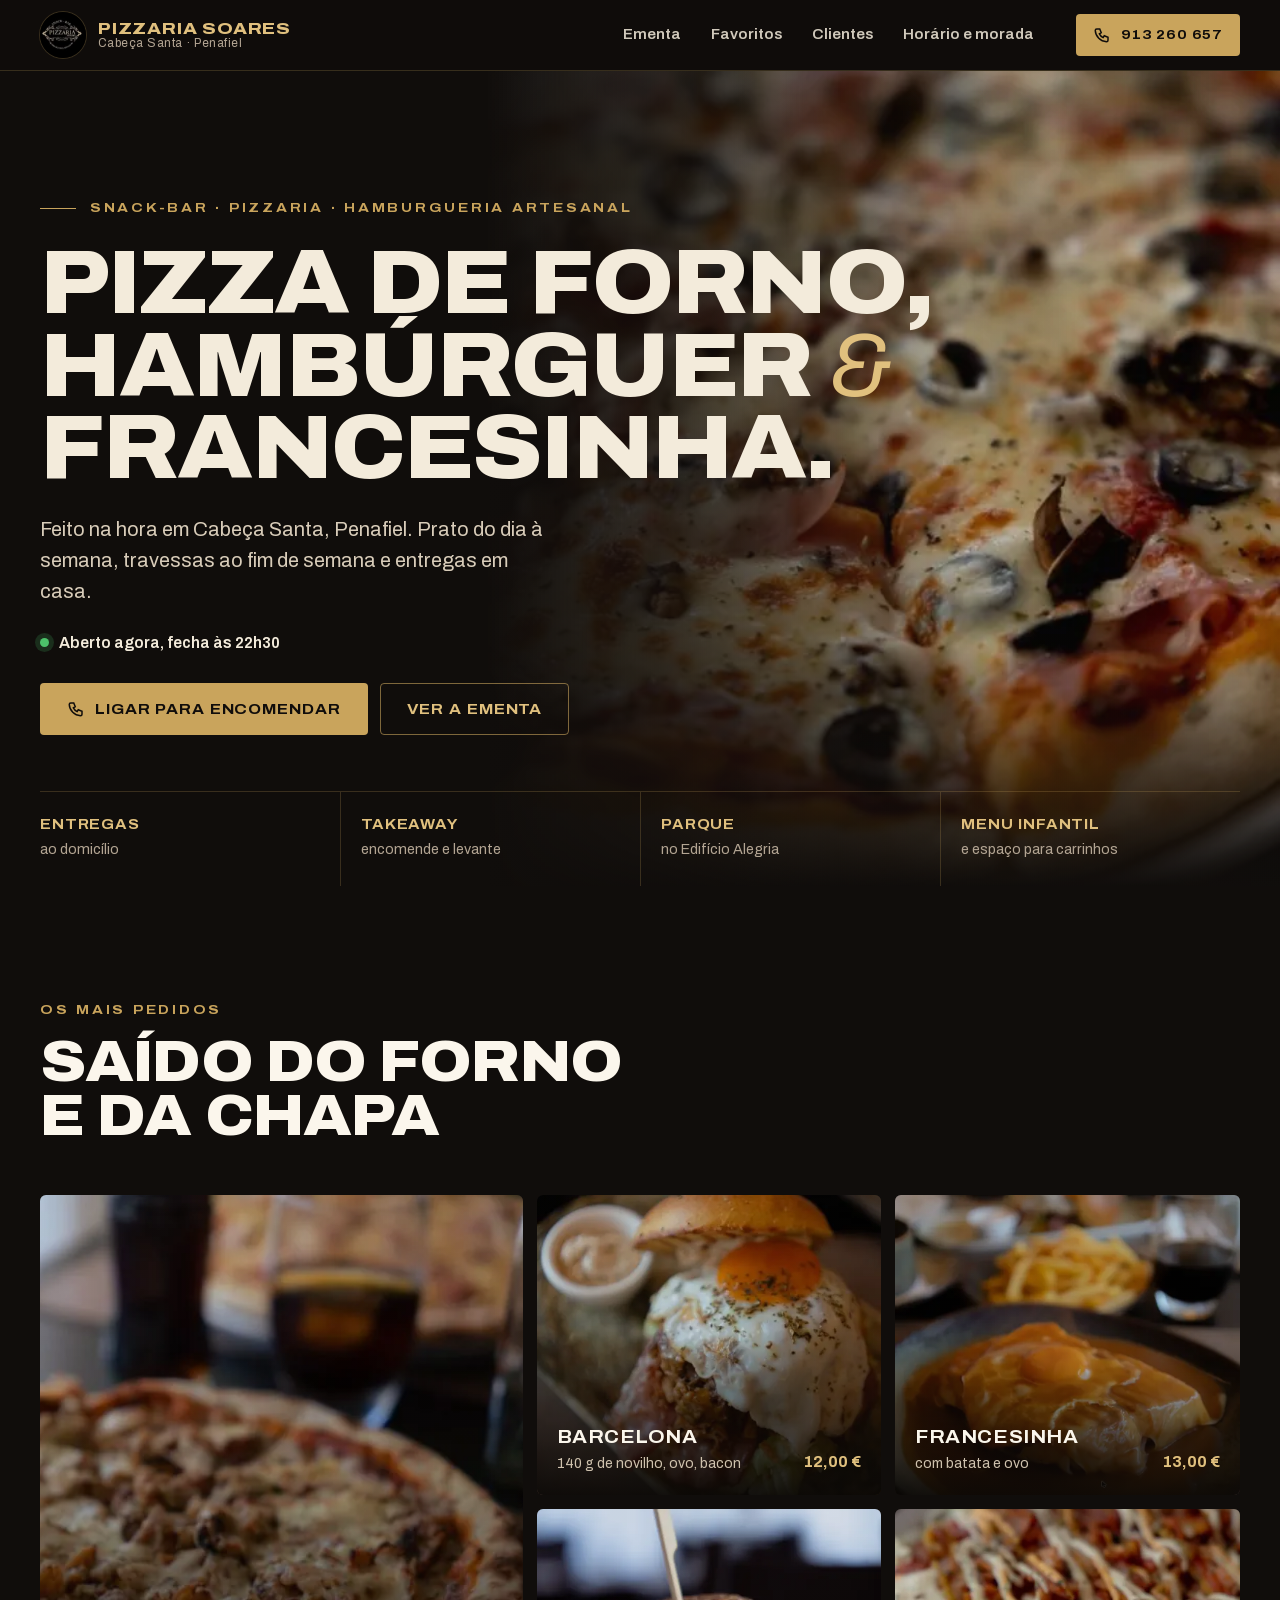
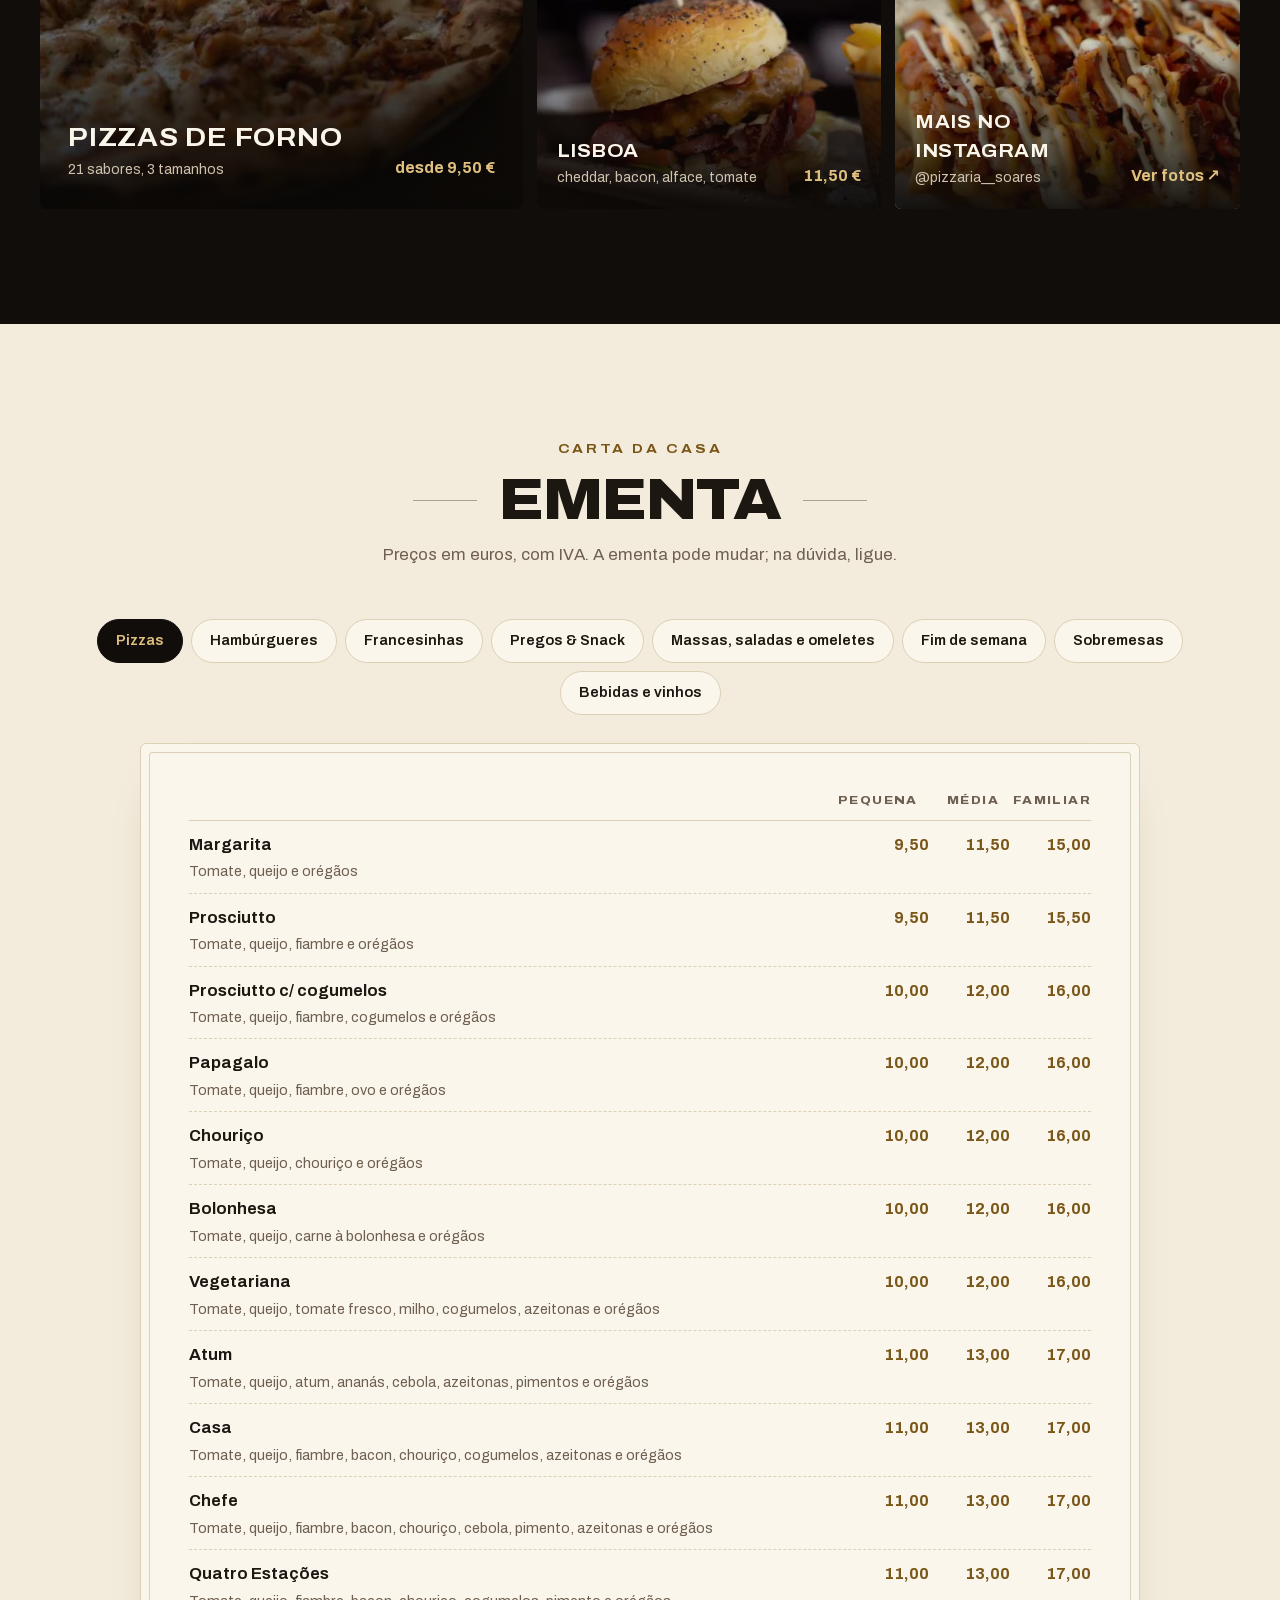
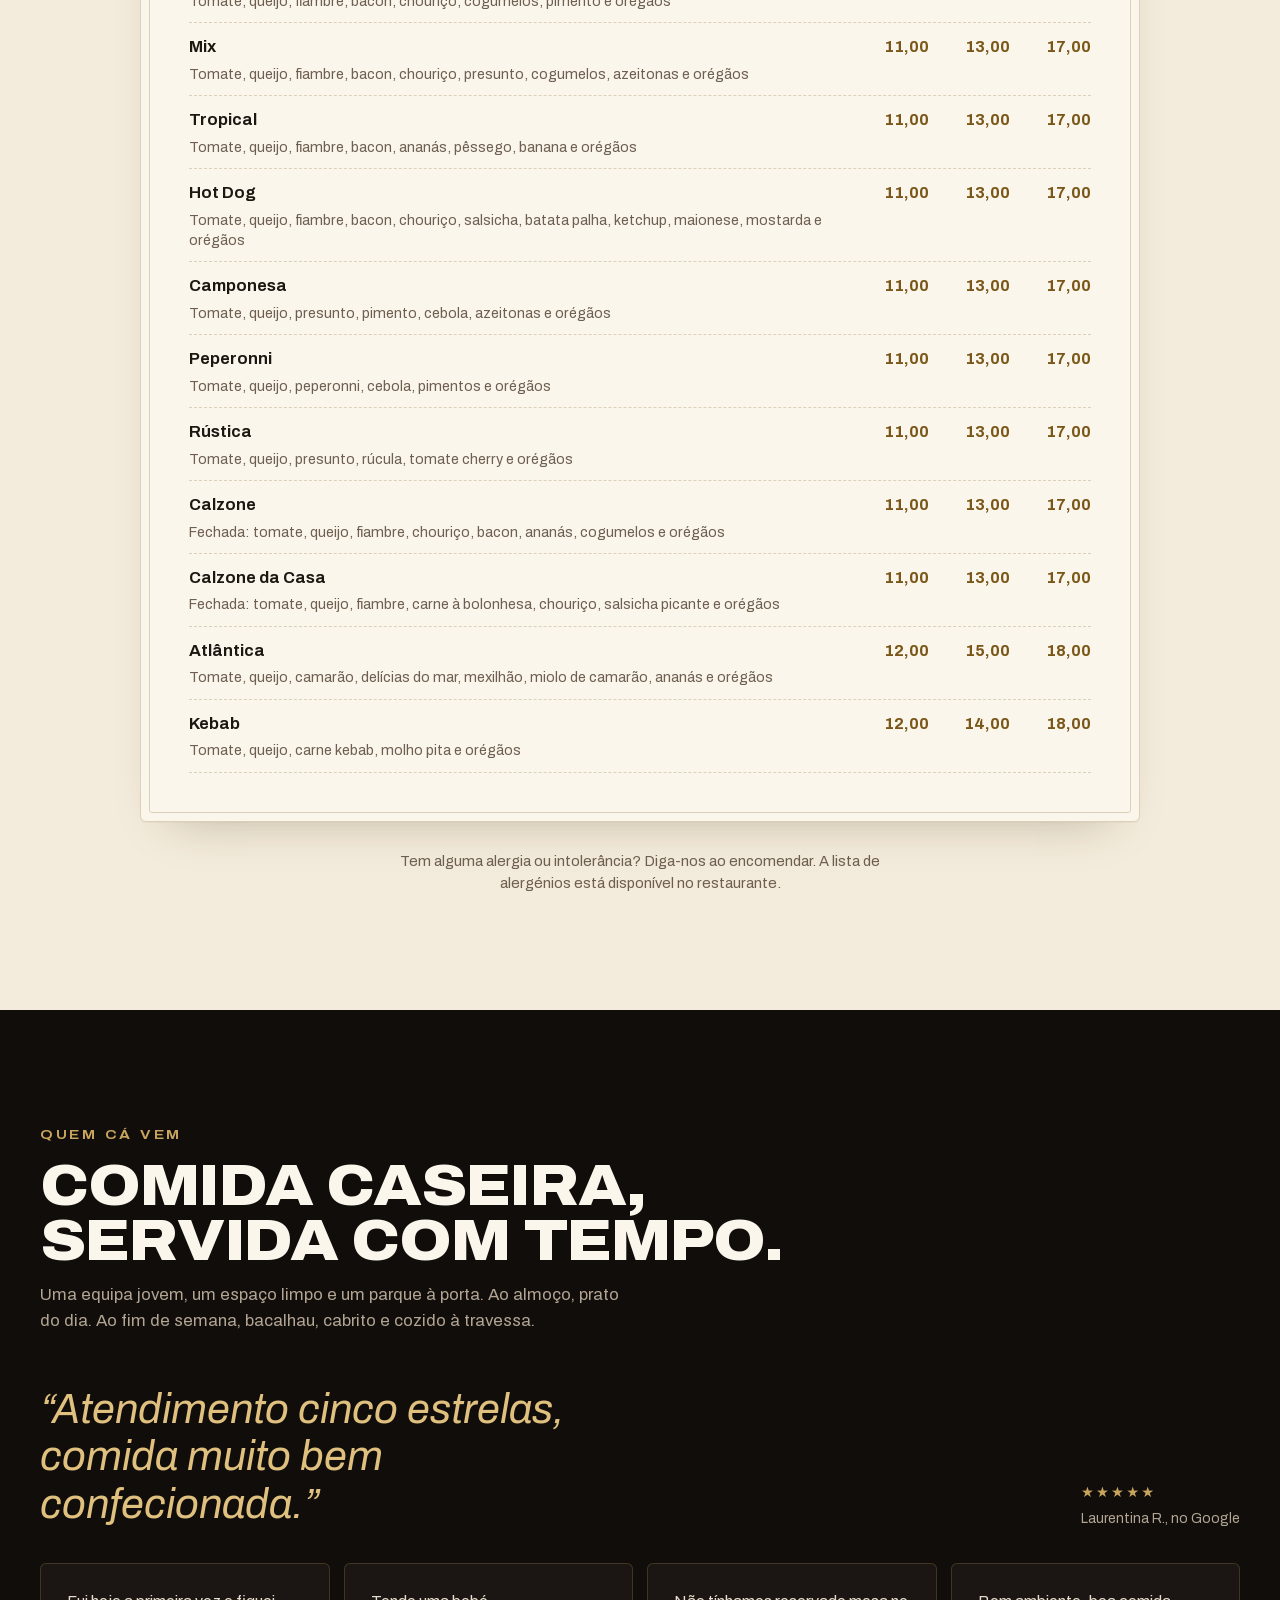
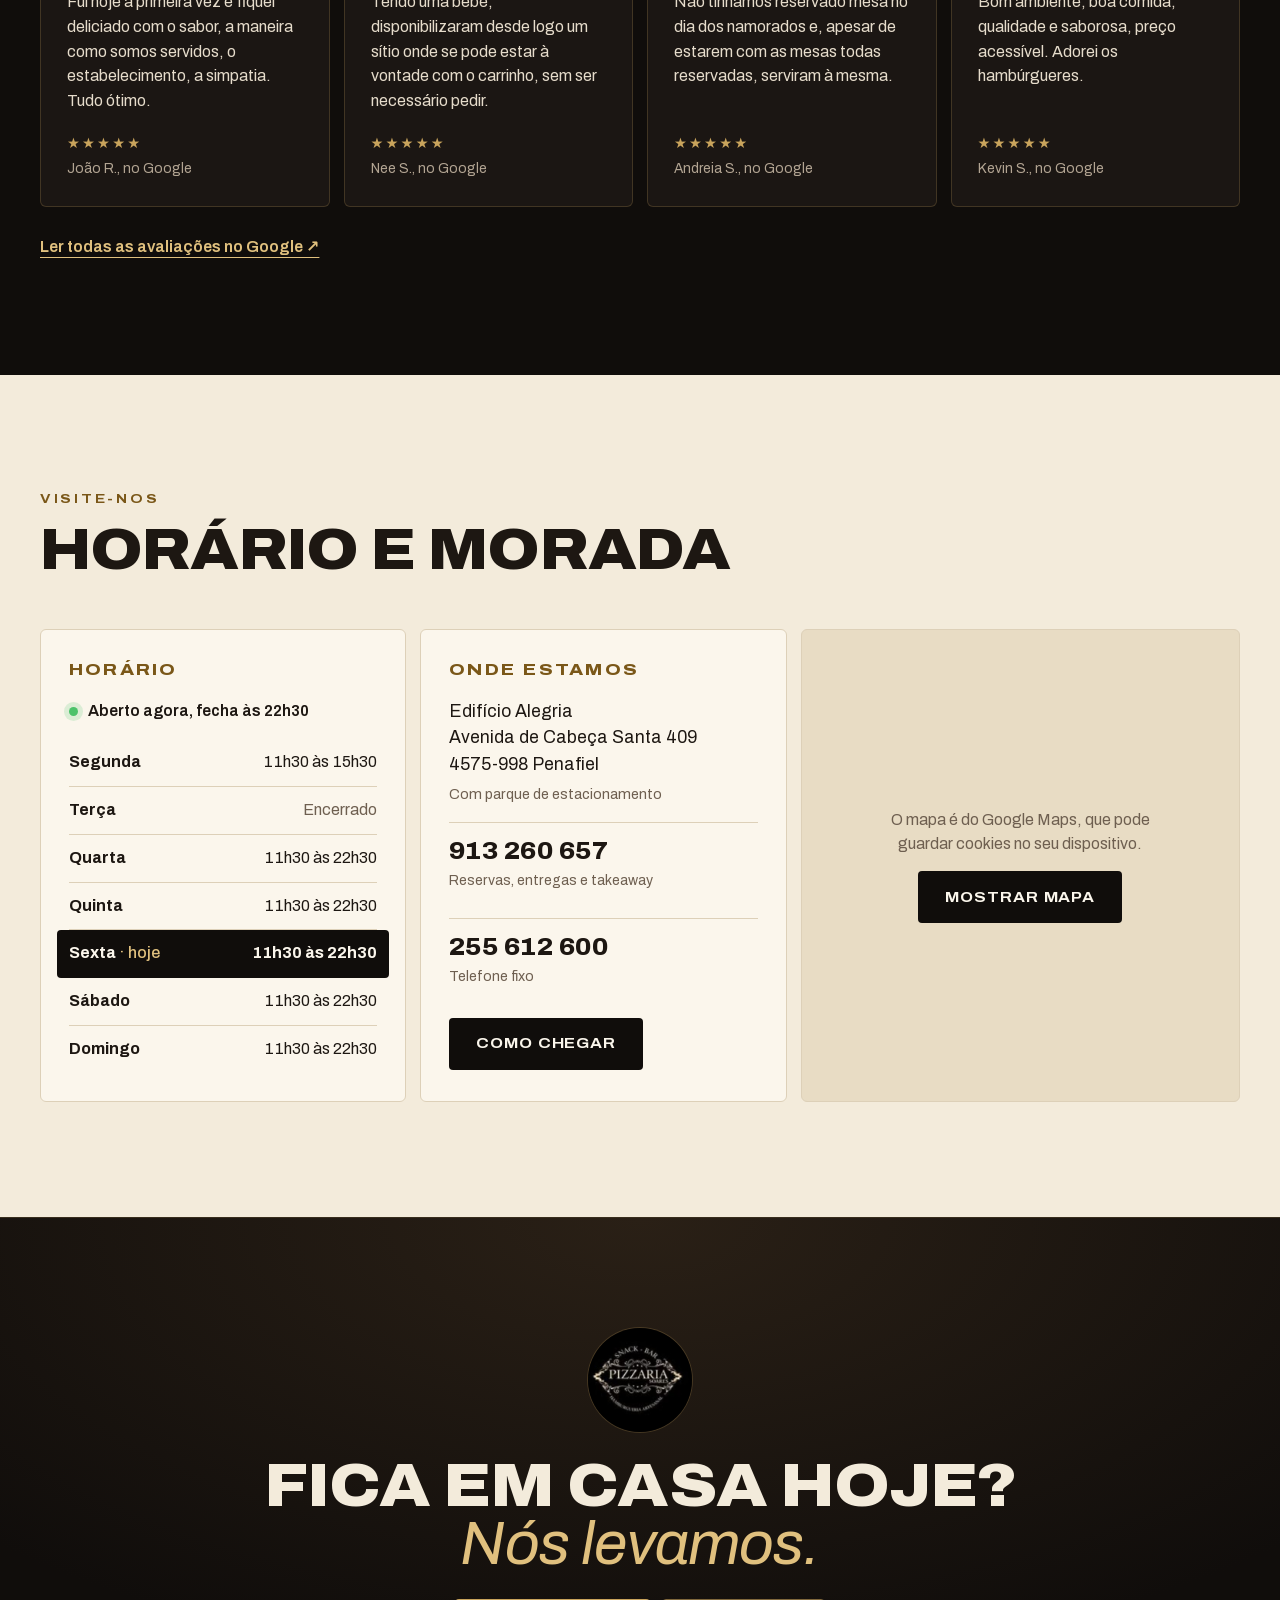
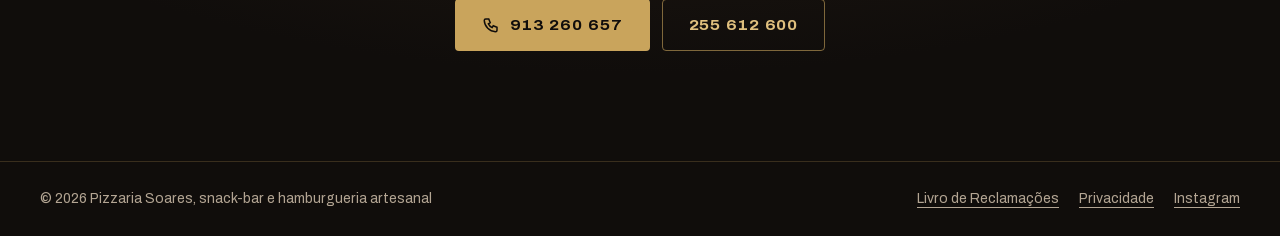
<file: index.html>
<!doctype html>
<html lang="pt-PT">
<head>
<meta charset="utf-8">
<meta name="viewport" content="width=device-width, initial-scale=1, viewport-fit=cover">
<title>Pizzaria Soares · Pizzas, hambúrgueres e francesinhas em Penafiel</title>
<meta name="description" content="Pizzaria, snack-bar e hamburgueria artesanal em Cabeça Santa, Penafiel. Pizzas de forno, hambúrgueres, francesinhas e prato do dia. Entregas ao domicílio e takeaway: 913 260 657.">
<link rel="canonical" href="https://jferreiradev93.github.io/pizzaria-soares/">
<meta name="theme-color" content="#100d0b">
<meta property="og:type" content="restaurant">
<meta property="og:locale" content="pt_PT">
<meta property="og:site_name" content="Pizzaria Soares">
<meta property="og:title" content="Pizzaria Soares · Cabeça Santa, Penafiel">
<meta property="og:description" content="Pizzas de forno, hambúrgueres artesanais e francesinhas. Entregas ao domicílio e takeaway.">
<meta property="og:url" content="https://jferreiradev93.github.io/pizzaria-soares/">
<meta property="og:image" content="https://jferreiradev93.github.io/pizzaria-soares/img/og.jpg">
<meta property="og:image:width" content="1200"><meta property="og:image:height" content="630">
<meta name="twitter:card" content="summary_large_image">
<link rel="icon" type="image/png" href="favicon.png">
<link rel="apple-touch-icon" href="apple-touch-icon.png">
<link rel="manifest" href="site.webmanifest">
<link rel="preload" href="fonts/archivo-normal.woff2" as="font" type="font/woff2" crossorigin>
<link rel="stylesheet" href="css/style.css">
<script type="application/ld+json">
{
  "@context": "https://schema.org",
  "@type": "Restaurant",
  "name": "Pizzaria Soares",
  "alternateName": "Snack-Bar Pizzaria Soares · Hamburgueria Artesanal",
  "url": "https://jferreiradev93.github.io/pizzaria-soares/",
  "image": "https://jferreiradev93.github.io/pizzaria-soares/img/og.jpg",
  "logo": "https://jferreiradev93.github.io/pizzaria-soares/icon-512.png",
  "telephone": ["+351913260657", "+351255612600"],
  "servesCuisine": ["Pizza", "Hambúrgueres", "Francesinha", "Portuguesa"],
  "priceRange": "€",
  "acceptsReservations": true,
  "hasMenu": "https://jferreiradev93.github.io/pizzaria-soares/#ementa",
  "address": {
    "@type": "PostalAddress",
    "streetAddress": "Avenida de Cabeça Santa 409, Edifício Alegria",
    "addressLocality": "Penafiel",
    "postalCode": "4575-998",
    "addressRegion": "Porto",
    "addressCountry": "PT"
  },
  "openingHoursSpecification": [
    {"@type": "OpeningHoursSpecification", "dayOfWeek": "Monday", "opens": "11:30", "closes": "15:30"},
    {"@type": "OpeningHoursSpecification", "dayOfWeek": ["Wednesday", "Thursday", "Friday", "Saturday", "Sunday"], "opens": "11:30", "closes": "22:30"}
  ],
  "sameAs": ["https://www.instagram.com/pizzaria__soares/"]
}
</script>
</head>
<body>
<a class="skip" href="#ementa">Saltar para a ementa</a>
<header class="top">
  <div class="wrap">
    <a class="brand" href="#inicio"><img src="img/logo.jpg" alt="" width="44" height="44"><span><b>Pizzaria Soares</b><small>Cabeça Santa · Penafiel</small></span></a>
    <nav class="links" id="navLinks" aria-label="Secções">
      <a href="#ementa">Ementa</a><a href="#favoritos">Favoritos</a><a href="#clientes">Clientes</a><a href="#visitar">Horário e morada</a>
    </nav>
    <a class="btn btn-gold btn-sm" href="tel:+351913260657" aria-label="Ligar 913 260 657"><svg viewBox="0 0 24 24" fill="none" stroke="currentColor" stroke-width="2" aria-hidden="true"><path d="M5 4h4l2 5-2.5 1.5a11 11 0 0 0 5 5L15 13l5 2v4a2 2 0 0 1-2 2A16 16 0 0 1 3 6a2 2 0 0 1 2-2"/></svg><span>913 260 657</span></a>
    <button class="menu-btn" id="menuBtn" type="button" aria-expanded="false" aria-controls="navLinks" aria-label="Abrir menu"><svg viewBox="0 0 24 24" fill="none" stroke="currentColor" stroke-width="2" aria-hidden="true"><path d="M4 7h16M4 12h16M4 17h16"/></svg></button>
  </div>
</header>

<main id="inicio" tabindex="-1">
  <section class="hero">
    <picture class="hero-bg"><source srcset="img/pizza-hero.webp" type="image/webp"><img src="img/pizza-hero.jpg" alt="" width="591" height="740" fetchpriority="high"></picture>
    <div class="wrap hero-in">
      <p class="kicker">Snack-bar · Pizzaria · Hamburgueria artesanal</p>
      <h1>Pizza de forno,<br>hambúrguer <em>&amp;</em><br>francesinha.</h1>
      <p class="lead">Feito na hora em Cabeça Santa, Penafiel. Prato do dia à semana, travessas ao fim de semana e entregas em casa.</p>
      <p class="status" data-status hidden></p>
      <div class="actions">
        <a class="btn btn-gold" href="tel:+351913260657"><svg viewBox="0 0 24 24" fill="none" stroke="currentColor" stroke-width="2" aria-hidden="true"><path d="M5 4h4l2 5-2.5 1.5a11 11 0 0 0 5 5L15 13l5 2v4a2 2 0 0 1-2 2A16 16 0 0 1 3 6a2 2 0 0 1 2-2"/></svg>Ligar para encomendar</a>
        <a class="btn btn-line" href="#ementa">Ver a ementa</a>
      </div>
    </div>
    <ul class="wrap facts" aria-label="Serviços">
      <li><b>Entregas</b><span>ao domicílio</span></li>
      <li><b>Takeaway</b><span>encomende e levante</span></li>
      <li><b>Parque</b><span>no Edifício Alegria</span></li>
      <li><b>Menu infantil</b><span>e espaço para carrinhos</span></li>
    </ul>
  </section>

  <section class="sec dark" id="favoritos" aria-labelledby="fav-title">
    <div class="wrap">
      <div class="sec-head">
        <p class="eyebrow">Os mais pedidos</p>
        <h2 class="sec-title" id="fav-title">Saído do forno e da chapa</h2>
      </div>
      <div class="favs">
        <a class="fav fav-big" href="#ementa" data-cat="Pizzas"><picture><source srcset="img/pizza-frango.webp" type="image/webp"><img src="img/pizza-frango.jpg" alt="Pizza de forno com borda alta" width="473" height="592" loading="lazy"></picture><span class="cap"><b>Pizzas de forno</b><i>21 sabores, 3 tamanhos</i><em>desde 9,50 €</em></span></a>
        <a class="fav" href="#ementa" data-cat="Hambúrgueres"><picture><source srcset="img/burger-ovo.webp" type="image/webp"><img src="img/burger-ovo.jpg" alt="Hambúrguer Barcelona com ovo estrelado e bacon" width="473" height="540" loading="lazy"></picture><span class="cap"><b>Barcelona</b><i>140 g de novilho, ovo, bacon</i><em>12,00 €</em></span></a>
        <a class="fav" href="#ementa" data-cat="Francesinhas"><picture><source srcset="img/francesinha.webp" type="image/webp"><img src="img/francesinha.jpg" alt="Francesinha com ovo, molho e batata frita" width="490" height="613" loading="lazy"></picture><span class="cap"><b>Francesinha</b><i>com batata e ovo</i><em>13,00 €</em></span></a>
        <a class="fav" href="#ementa" data-cat="Hambúrgueres"><picture><source srcset="img/burger.webp" type="image/webp"><img src="img/burger.jpg" alt="Hambúrguer Lisboa com cheddar, bacon e tomate" width="490" height="613" loading="lazy"></picture><span class="cap"><b>Lisboa</b><i>cheddar, bacon, alface, tomate</i><em>11,50 €</em></span></a>
        <a class="fav" href="https://www.instagram.com/pizzaria__soares/" target="_blank" rel="noopener"><picture><source srcset="img/batatas.webp" type="image/webp"><img src="img/batatas.jpg" alt="Batata frita com bacon, queijo e molhos" width="473" height="592" loading="lazy"></picture><span class="cap"><b>Mais no Instagram</b><i>@pizzaria__soares</i><em>Ver fotos ↗</em></span></a>
      </div>
    </div>
  </section>

  <section class="sec paper" id="ementa" aria-labelledby="menu-title">
    <div class="wrap">
      <div class="sec-head center">
        <p class="eyebrow">Carta da casa</p>
        <h2 class="sec-title orn" id="menu-title">Ementa</h2>
        <p class="sec-sub">Preços em euros, com IVA. A ementa pode mudar; na dúvida, ligue.</p>
      </div>
      <div class="tabs" role="tablist" aria-label="Categorias da ementa" id="tabs"></div>
      <div class="board" id="board" role="tabpanel" tabindex="0"></div>
      <noscript><p>Para ver a ementa ative o JavaScript ou ligue 913 260 657.</p></noscript>
      <p class="menu-foot">Tem alguma alergia ou intolerância? Diga-nos ao encomendar. A lista de alergénios está disponível no restaurante.</p>
    </div>
  </section>

  <section class="sec dark voices" id="clientes" aria-labelledby="clientes-title">
    <div class="wrap">
      <div class="sec-head">
        <p class="eyebrow">Quem cá vem</p>
        <h2 class="sec-title" id="clientes-title">Comida caseira, servida com tempo.</h2>
        <p class="sec-sub">Uma equipa jovem, um espaço limpo e um parque à porta. Ao almoço, prato do dia. Ao fim de semana, bacalhau, cabrito e cozido à travessa.</p>
        <!-- TODO: quando houver os dados do Google, acrescentar aqui a média e o nº de avaliações -->
      </div>
      <div class="quotes">
        <blockquote class="quote big-q"><p>Atendimento cinco estrelas, comida muito bem confecionada.</p><footer><span class="stars" aria-label="5 de 5 estrelas">★★★★★</span>Laurentina R., no Google</footer></blockquote>
        <blockquote class="quote"><p>Fui hoje a primeira vez e fiquei deliciado com o sabor, a maneira como somos servidos, o estabelecimento, a simpatia. Tudo ótimo.</p><footer><span class="stars" aria-label="5 de 5 estrelas">★★★★★</span>João R., no Google</footer></blockquote>
        <blockquote class="quote"><p>Tendo uma bebé, disponibilizaram desde logo um sítio onde se pode estar à vontade com o carrinho, sem ser necessário pedir.</p><footer><span class="stars" aria-label="5 de 5 estrelas">★★★★★</span>Nee S., no Google</footer></blockquote>
        <blockquote class="quote"><p>Não tínhamos reservado mesa no dia dos namorados e, apesar de estarem com as mesas todas reservadas, serviram à mesma.</p><footer><span class="stars" aria-label="5 de 5 estrelas">★★★★★</span>Andreia S., no Google</footer></blockquote>
        <blockquote class="quote"><p>Bom ambiente, boa comida, qualidade e saborosa, preço acessível. Adorei os hambúrgueres.</p><footer><span class="stars" aria-label="5 de 5 estrelas">★★★★★</span>Kevin S., no Google</footer></blockquote>
      </div>
      <a class="more" href="https://www.google.com/maps/search/?api=1&amp;query=Pizzaria+Soares+Cabe%C3%A7a+Santa+Penafiel" target="_blank" rel="noopener">Ler todas as avaliações no Google ↗</a>
    </div>
  </section>

  <section class="sec paper visit" id="visitar" aria-labelledby="visitar-title">
    <div class="wrap">
      <div class="sec-head">
        <p class="eyebrow">Visite-nos</p>
        <h2 class="sec-title" id="visitar-title">Horário e morada</h2>
      </div>
      <div class="visit-grid">
        <div class="card">
          <h3>Horário</h3>
          <p class="status" data-status hidden></p>
          <ul class="hours" id="hours">
            <li data-d="1"><b>Segunda</b><span class="h">11h30 às 15h30</span></li>
            <li data-d="2" class="off"><b>Terça</b><span class="h">Encerrado</span></li>
            <li data-d="3"><b>Quarta</b><span class="h">11h30 às 22h30</span></li>
            <li data-d="4"><b>Quinta</b><span class="h">11h30 às 22h30</span></li>
            <li data-d="5"><b>Sexta</b><span class="h">11h30 às 22h30</span></li>
            <li data-d="6"><b>Sábado</b><span class="h">11h30 às 22h30</span></li>
            <li data-d="0"><b>Domingo</b><span class="h">11h30 às 22h30</span></li>
          </ul>
        </div>
        <div class="card contact">
          <h3>Onde estamos</h3>
          <p class="addr">Edifício Alegria<br>Avenida de Cabeça Santa 409<br>4575-998 Penafiel<span>Com parque de estacionamento</span></p>
          <a class="tel" href="tel:+351913260657"><b>913 260 657</b><span>Reservas, entregas e takeaway</span></a>
          <a class="tel" href="tel:+351255612600"><b>255 612 600</b><span>Telefone fixo</span></a>
          <a class="btn btn-dark" href="https://www.google.com/maps/dir/?api=1&amp;destination=Pizzaria+Soares+Cabe%C3%A7a+Santa+Penafiel" target="_blank" rel="noopener">Como chegar</a>
        </div>
        <div class="map" id="map">
          <div class="map-consent">
            <p>O mapa é do Google Maps, que pode guardar cookies no seu dispositivo.</p>
            <button class="btn btn-dark" type="button" id="loadMap">Mostrar mapa</button>
          </div>
        </div>
      </div>
    </div>
  </section>

  <section class="order" aria-label="Encomendar">
    <div class="wrap">
      <img src="img/logo.jpg" alt="" width="120" height="120" loading="lazy">
      <h2>Fica em casa hoje?<br><em>Nós levamos.</em></h2>
      <div class="btns"><a class="btn btn-gold" href="tel:+351913260657"><svg viewBox="0 0 24 24" fill="none" stroke="currentColor" stroke-width="2" aria-hidden="true"><path d="M5 4h4l2 5-2.5 1.5a11 11 0 0 0 5 5L15 13l5 2v4a2 2 0 0 1-2 2A16 16 0 0 1 3 6a2 2 0 0 1 2-2"/></svg>913 260 657</a><a class="btn btn-line" href="tel:+351255612600">255 612 600</a></div>
    </div>
  </section>
</main>

<footer class="site">
  <div class="wrap">
    <span>© <span id="year">2026</span> Pizzaria Soares, snack-bar e hamburgueria artesanal<!-- TODO: NIF / denominação social --></span>
    <nav aria-label="Ligações legais"><a href="https://www.livroreclamacoes.pt" target="_blank" rel="noopener">Livro de Reclamações</a><a href="privacidade.html">Privacidade</a><a href="https://www.instagram.com/pizzaria__soares/" target="_blank" rel="noopener">Instagram</a></nav>
  </div>
</footer>

<nav class="dock" aria-label="Ações rápidas">
  <a href="tel:+351913260657" class="dock-call"><svg viewBox="0 0 24 24" fill="none" stroke="currentColor" stroke-width="2" aria-hidden="true"><path d="M5 4h4l2 5-2.5 1.5a11 11 0 0 0 5 5L15 13l5 2v4a2 2 0 0 1-2 2A16 16 0 0 1 3 6a2 2 0 0 1 2-2"/></svg>Ligar</a>
  <a href="#ementa"><svg viewBox="0 0 24 24" fill="none" stroke="currentColor" stroke-width="2" aria-hidden="true"><path d="M5 4h14v16H5zM9 9h6M9 13h6M9 17h3"/></svg>Ementa</a>
  <a href="https://www.google.com/maps/dir/?api=1&amp;destination=Pizzaria+Soares+Cabe%C3%A7a+Santa+Penafiel" target="_blank" rel="noopener"><svg viewBox="0 0 24 24" fill="none" stroke="currentColor" stroke-width="2" aria-hidden="true"><path d="M12 21s-7-6.2-7-11a7 7 0 0 1 14 0c0 4.8-7 11-7 11z"/><circle cx="12" cy="10" r="2.5"/></svg>Direções</a>
</nav>
<script src="js/main.js" defer></script>
</body>
</html>
</file>
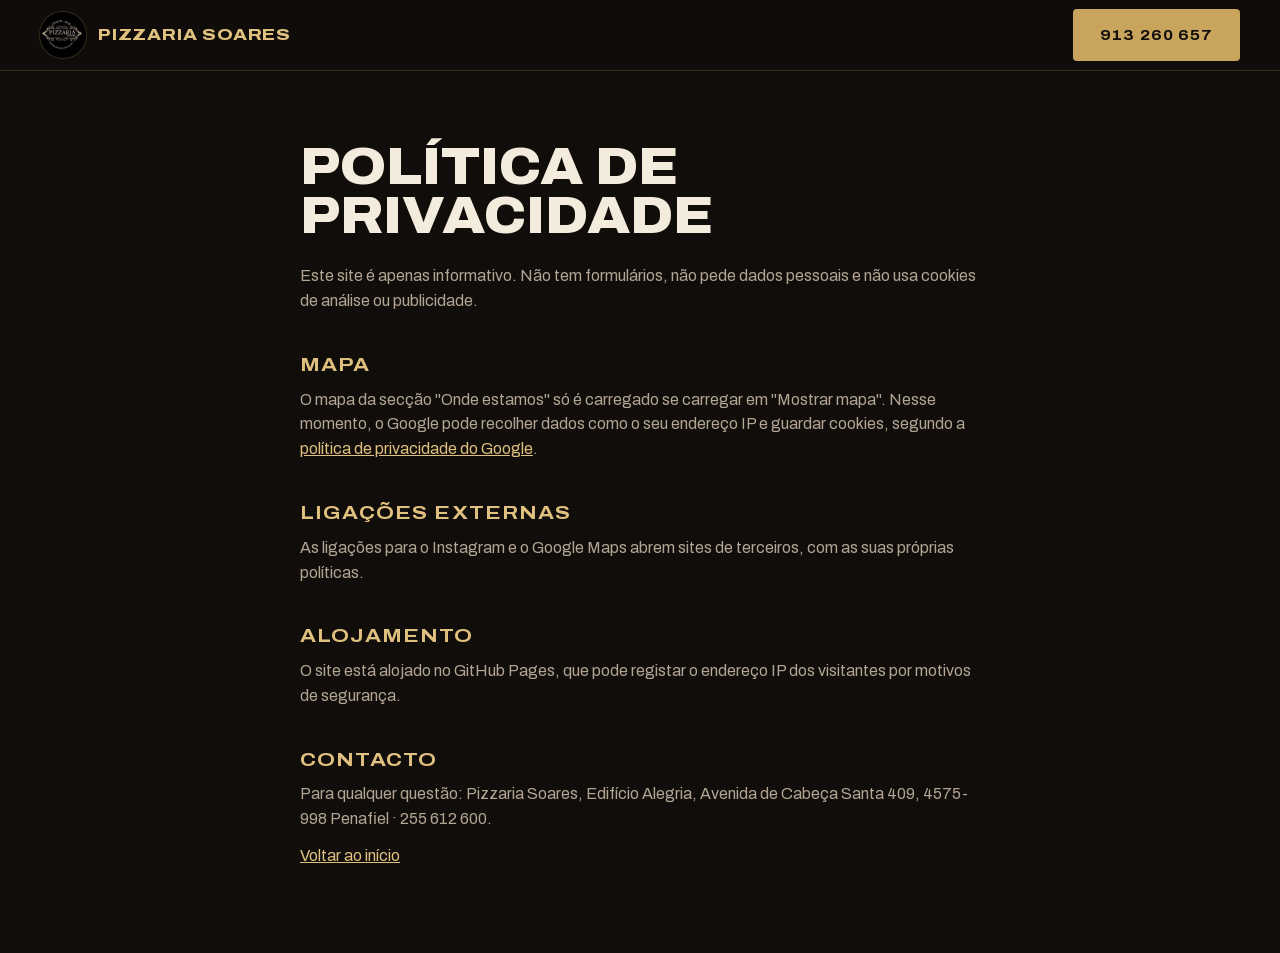
<file: privacidade.html>
<!doctype html>
<html lang="pt-PT">
<head>
<meta charset="utf-8">
<meta name="viewport" content="width=device-width, initial-scale=1, viewport-fit=cover">
<title>Política de privacidade · Pizzaria Soares</title>
<meta name="robots" content="index,follow">
<link rel="icon" type="image/png" href="favicon.png">
<link rel="stylesheet" href="css/style.css">
</head>
<body>
<header class="top"><div class="wrap"><a class="brand" href="index.html"><img src="img/logo.jpg" alt="" width="44" height="44"><b>Pizzaria Soares</b></a><a class="btn btn-call" href="tel:+351913260657">913 260 657</a></div></header>
<main class="wrap doc">
<h1>Política de privacidade</h1>
<p>Este site é apenas informativo. Não tem formulários, não pede dados pessoais e não usa cookies de análise ou publicidade.</p>
<h2>Mapa</h2>
<p>O mapa da secção "Onde estamos" só é carregado se carregar em "Mostrar mapa". Nesse momento, o Google pode recolher dados como o seu endereço IP e guardar cookies, segundo a <a href="https://policies.google.com/privacy?hl=pt-PT" target="_blank" rel="noopener">política de privacidade do Google</a>.</p>
<h2>Ligações externas</h2>
<p>As ligações para o Instagram e o Google Maps abrem sites de terceiros, com as suas próprias políticas.</p>
<h2>Alojamento</h2>
<p>O site está alojado no GitHub Pages, que pode registar o endereço IP dos visitantes por motivos de segurança.</p>
<h2>Contacto</h2>
<p>Para qualquer questão: Pizzaria Soares, Edifício Alegria, Avenida de Cabeça Santa 409, 4575-998 Penafiel · 255 612 600.</p>
<p><a href="index.html">Voltar ao início</a></p>
</main>
</body>
</html>
</file>
<file: css/style.css>
@font-face{font-family:"Archivo";font-style:normal;font-weight:100 900;font-stretch:62% 125%;font-display:swap;src:url(../fonts/archivo-normal.woff2) format("woff2")}
@font-face{font-family:"Archivo";font-style:italic;font-weight:100 900;font-stretch:62% 125%;font-display:swap;src:url(../fonts/archivo-italic.woff2) format("woff2")}

/*
  Pizzaria Soares
  Cores tiradas da casa: preto e dourado antigo do logótipo, papel creme dos quadros da ementa.
  Uma só família (Archivo) em duas larguras: larga e em maiúsculas nos títulos (como os quadros),
  normal no texto. Itálico só para dar ênfase.
  Contraste: --gold sobre --ink 8:1; --gold-ink sobre --paper 5,2:1.
*/
:root{
  --ink:#100d0b;        /* fundo escuro, cor do logótipo */
  --ink-2:#1b1613;      /* cartões sobre escuro */
  --gold:#c9a45c;       /* dourado antigo: botões e detalhes sobre escuro */
  --gold-hi:#e0c07e;
  --gold-ink:#7a5718;   /* dourado legível sobre papel (preços) */
  --paper:#f3ebdb;      /* papel da ementa */
  --paper-2:#fbf6ec;
  --text:#1d1712;
  --muted:#6e5f50;
  --muted-dk:#b3a593;
  --line:#ddd0b8;
  --line-dk:rgba(201,164,92,.22);
  --f:"Archivo","Arial Narrow",system-ui,sans-serif;
  --gutter:max(20px,env(safe-area-inset-left,0px));
}
*{box-sizing:border-box}
[hidden]{display:none!important}
html{scroll-behavior:smooth;-webkit-text-size-adjust:100%;scroll-padding-top:80px}
@media (prefers-reduced-motion:reduce){html{scroll-behavior:auto}*{transition:none!important;animation:none!important}}
body{margin:0;background:var(--ink);color:var(--text);font:400 1rem/1.55 var(--f);font-stretch:100%;-webkit-font-smoothing:antialiased}
img{max-width:100%;height:auto;display:block}
a{color:inherit}
h1,h2,h3{margin:0;text-wrap:balance}
p{margin:0}
:focus-visible{outline:3px solid var(--gold);outline-offset:3px}
.paper :focus-visible{outline-color:var(--gold-ink)}
.wrap{max-width:1240px;margin:0 auto;padding-left:var(--gutter);padding-right:max(20px,env(safe-area-inset-right,0px))}
.skip{position:absolute;left:-9999px;top:8px;z-index:60;background:var(--gold);color:var(--ink);padding:10px 14px}
.skip:focus{left:16px}

/* Botões */
.btn{display:inline-flex;align-items:center;justify-content:center;gap:10px;min-height:52px;padding:0 26px;border-radius:4px;font:700 .92rem/1 var(--f);font-stretch:112%;text-transform:uppercase;letter-spacing:.06em;text-decoration:none;cursor:pointer;border:1.5px solid transparent;transition:background .15s,color .15s,border-color .15s,transform .15s}
.btn:active{transform:translateY(1px)}
.btn svg{width:18px;height:18px;flex:none}
.btn-gold{background:var(--gold);color:var(--ink)}
.btn-gold:hover{background:var(--gold-hi)}
.btn-line{border-color:rgba(201,164,92,.6);color:var(--gold-hi);background:transparent}
.btn-line:hover{background:rgba(201,164,92,.12);border-color:var(--gold)}
.btn-dark{background:var(--ink);color:var(--paper-2)}
.btn-dark:hover{background:#2a221c}
.btn-sm{min-height:42px;padding:0 16px;font-size:.82rem}

/* Cabeçalho */
.top{position:sticky;top:0;z-index:40;background:rgba(16,13,11,.86);backdrop-filter:saturate(1.3) blur(12px);-webkit-backdrop-filter:saturate(1.3) blur(12px);border-bottom:1px solid var(--line-dk);padding-top:env(safe-area-inset-top,0px);color:var(--paper)}
.top .wrap{display:flex;align-items:center;gap:28px;min-height:70px}
.brand{display:flex;align-items:center;gap:12px;text-decoration:none;margin-right:auto}
.brand img{width:46px;height:46px;border-radius:50%;box-shadow:0 0 0 1px var(--line-dk)}
.brand span{display:grid;line-height:1.1}
.brand b{font-weight:800;font-stretch:118%;text-transform:uppercase;letter-spacing:.05em;font-size:1rem;color:var(--gold-hi)}
.brand small{font-size:.75rem;color:var(--muted-dk);letter-spacing:.04em}
.links{display:flex;gap:2px}
.links a{text-decoration:none;font-weight:600;font-size:.95rem;padding:10px 14px;color:var(--paper);opacity:.85;border-radius:4px}
.links a:hover{opacity:1;color:var(--gold-hi)}
.menu-btn{display:none;width:44px;height:44px;border-radius:4px;border:1px solid var(--line-dk);background:transparent;color:var(--gold-hi);cursor:pointer;align-items:center;justify-content:center}
.menu-btn svg{width:22px;height:22px}
@media (max-width:900px){
  .menu-btn{display:inline-flex}
  .top .btn-sm span{display:none}
  .top .btn-sm{width:44px;padding:0}
  .top .wrap{gap:10px}
  .links{position:fixed;left:0;right:0;top:calc(71px + env(safe-area-inset-top,0px));flex-direction:column;gap:0;background:var(--ink);border-bottom:1px solid var(--line-dk);padding:6px var(--gutter) 16px;transform:translateY(-6px);opacity:0;visibility:hidden;transition:opacity .18s,transform .18s,visibility .18s}
  .links.open{opacity:1;transform:none;visibility:visible}
  .links a{padding:16px 0;font-size:1.1rem;border-bottom:1px solid var(--line-dk);border-radius:0}
}

/* Estado aberto/fechado */
.status{display:inline-flex;align-items:center;gap:10px;font-weight:600;font-size:.98rem}
.status::before{content:"";width:9px;height:9px;border-radius:50%;background:var(--muted)}
.status.open::before{background:#4cc26a;box-shadow:0 0 0 5px rgba(76,194,106,.18)}
.status.closed::before{background:#d9883a}

/* Hero */
.hero{position:relative;color:var(--paper);overflow:hidden;isolation:isolate}
.hero-bg{position:absolute;inset:0 0 0 38%;z-index:-1}
.hero-bg img{width:100%;height:100%;object-fit:cover}
.hero-bg::after{content:"";position:absolute;inset:0;background:linear-gradient(90deg,var(--ink) 0%,rgba(16,13,11,.82) 22%,rgba(16,13,11,.25) 60%,rgba(16,13,11,.1)),linear-gradient(0deg,var(--ink) 0%,transparent 30%)}
.hero-in{padding-top:clamp(64px,10vw,140px);padding-bottom:56px;display:grid;gap:24px;justify-items:start}
.kicker,.eyebrow{font-size:.78rem;font-weight:700;font-stretch:120%;text-transform:uppercase;letter-spacing:.22em;color:var(--gold)}
.kicker{display:flex;align-items:center;gap:14px}
.kicker::before{content:"";width:36px;height:1px;background:var(--gold)}
.hero h1{font-size:clamp(2.1rem,7vw,6.2rem);font-weight:850;font-stretch:112%;line-height:.92;letter-spacing:-.02em;text-transform:uppercase}
.hero h1 em{font-style:italic;font-weight:400;color:var(--gold-hi);text-transform:none;font-stretch:100%}
.lead{font-size:clamp(1.05rem,1.6vw,1.25rem);max-width:42ch;color:#d8ccb9}
.actions{display:flex;flex-wrap:wrap;gap:12px;margin-top:4px}
.facts{list-style:none;margin:0 auto;display:grid;grid-template-columns:repeat(4,1fr);padding-top:0;padding-bottom:0}
.facts li{display:grid;gap:2px;padding:22px 20px 26px;border-top:1px solid var(--line-dk)}
.facts li+li{border-left:1px solid var(--line-dk)}
.facts li:first-child{padding-left:0}
.facts b{font-stretch:112%;text-transform:uppercase;letter-spacing:.06em;font-size:.88rem;color:var(--gold-hi)}
.facts span{font-size:.9rem;color:var(--muted-dk)}
@media (max-width:760px){
  .hero-bg{inset:0;opacity:.55}
  .hero-bg::after{background:linear-gradient(0deg,var(--ink) 8%,rgba(16,13,11,.55) 60%,rgba(16,13,11,.7))}
  .hero-in{padding-top:56px;padding-bottom:36px}
  .hero h1{font-stretch:100%}
  .actions .btn{flex:1 1 auto}
  .facts{grid-template-columns:1fr 1fr}
  .facts li{padding:16px 0 18px}
  .facts li:nth-child(even){padding-left:16px}
  .facts li:nth-child(3){border-left:0}
}

/* Secções */
.sec{padding-block:clamp(64px,9vw,120px)}
.dark{background:var(--ink);color:var(--paper)}
.paper{background:var(--paper);color:var(--text)}
.sec-head{display:grid;gap:14px;margin-bottom:clamp(32px,4vw,52px);max-width:900px}
.sec-head .sec-sub{max-width:60ch}
.sec-head.center{text-align:center;justify-items:center;margin-inline:auto}
.sec-title{font-size:clamp(2rem,4.6vw,3.6rem);font-weight:850;font-stretch:112%;text-transform:uppercase;line-height:.95;letter-spacing:-.015em}
.dark .sec-title{color:var(--paper-2)}
.paper .eyebrow{color:var(--gold-ink)}
.sec-sub{color:var(--muted);font-size:1.05rem}
.dark .sec-sub{color:var(--muted-dk)}
.orn{display:flex;align-items:center;gap:22px}
.orn::before,.orn::after{content:"";width:clamp(28px,6vw,64px);height:1px;background:currentColor;opacity:.35}

/* Favoritos */
.favs{display:grid;grid-template-columns:1.4fr 1fr 1fr;grid-template-rows:repeat(2,minmax(0,300px));gap:14px}
.fav{position:relative;display:block;overflow:hidden;border-radius:6px;text-decoration:none;color:var(--paper-2);background:var(--ink-2)}
.fav-big{grid-row:span 2}
.fav picture,.fav img{width:100%;height:100%}
.fav img{object-fit:cover;transition:transform .5s}
.fav:hover img{transform:scale(1.04)}
.fav::after{content:"";position:absolute;inset:0;background:linear-gradient(0deg,rgba(10,8,6,.92),rgba(10,8,6,.1) 55%)}
.cap{position:absolute;left:0;right:0;bottom:0;z-index:1;display:grid;grid-template-columns:1fr auto;align-items:end;gap:2px 14px;padding:20px}
.cap b{font-stretch:112%;text-transform:uppercase;letter-spacing:.03em;font-size:1.15rem}
.cap i{font-style:normal;font-size:.88rem;color:#cfc2ae;grid-column:1}
.cap em{font-style:normal;font-weight:700;color:var(--gold-hi);grid-column:2;grid-row:1/span 2;font-size:1rem;white-space:nowrap}
.fav-big .cap b{font-size:1.6rem}
.fav-big .cap{padding:28px}
@media (max-width:900px){
  .favs{grid-template-columns:1fr 1fr;grid-template-rows:none;grid-auto-rows:260px}
  .fav-big{grid-column:1/-1;grid-row:auto}
}
@media (max-width:520px){
  .favs{display:flex;overflow-x:auto;scroll-snap-type:x mandatory;margin-inline:calc(var(--gutter) * -1);padding-inline:var(--gutter);scrollbar-width:none}
  .favs::-webkit-scrollbar{display:none}
  .fav{flex:0 0 78%;height:360px;scroll-snap-align:center}
  .fav-big .cap b{font-size:1.15rem}
  .fav-big .cap{padding:20px}
}

/* Ementa */
.tabs{display:flex;flex-wrap:wrap;justify-content:center;gap:8px;margin-bottom:28px}
.tab{font:600 .92rem/1 var(--f);padding:12px 18px;min-height:44px;border-radius:999px;border:1px solid var(--line);background:var(--paper-2);color:var(--text);cursor:pointer;transition:background .15s,color .15s,border-color .15s}
.tab:hover{border-color:var(--gold-ink)}
.tab[aria-selected="true"]{background:var(--ink);color:var(--gold-hi);border-color:var(--ink)}
@media (max-width:760px){
  .tabs{flex-wrap:nowrap;justify-content:flex-start;overflow-x:auto;margin-inline:calc(var(--gutter) * -1);padding:4px var(--gutter);scrollbar-width:none;position:sticky;top:calc(70px + env(safe-area-inset-top,0px));z-index:5;background:var(--paper)}
  .tabs::-webkit-scrollbar{display:none}
  .tab{flex:none}
}
.board{background:var(--paper-2);border:1px solid var(--line);border-radius:6px;padding:clamp(20px,4vw,48px);box-shadow:0 1px 0 rgba(0,0,0,.03),0 24px 48px -32px rgba(60,40,10,.35);max-width:1000px;margin:0 auto;position:relative}
.board::before{content:"";position:absolute;inset:8px;border:1px solid var(--line);border-radius:3px;pointer-events:none}
.board.wide{column-count:2;column-gap:56px}
.board.wide>*{break-inside:avoid}
@media (max-width:760px){.board.wide{column-count:1}}
.board h3{font-size:1rem;font-weight:800;font-stretch:120%;text-transform:uppercase;letter-spacing:.14em;color:var(--gold-ink);margin:26px 0 6px;padding-bottom:8px;border-bottom:1px solid var(--line);break-after:avoid}
.board h3:first-child,.board .note+h3{margin-top:0}
.board .note{font-size:.95rem;color:var(--muted);font-style:italic;margin-bottom:12px;column-span:all}
.row{display:grid;grid-template-columns:auto 1fr auto;align-items:baseline;gap:0 10px;padding:11px 0}
.row .n{font-weight:650;font-size:1.04rem}
.row .dots{border-bottom:2px dotted #c9b894;transform:translateY(-4px);min-width:16px}
.row .p{font-weight:700;color:var(--gold-ink);font-variant-numeric:tabular-nums;white-space:nowrap}
.row .d{grid-column:1/-1;font-size:.9rem;color:var(--muted);line-height:1.4;margin-top:2px}
.row .d.new{color:var(--gold-ink);font-weight:700;text-transform:uppercase;font-size:.72rem;letter-spacing:.12em}
.row.multi{grid-template-columns:1fr repeat(var(--c,3),minmax(4.2rem,auto));gap:0 14px;border-bottom:1px dashed var(--line)}
.row.multi .n{display:grid}
.row.multi .d{margin-top:4px;font-weight:400}
.row.multi .p{text-align:right}
.row.multi .p.span{grid-column:2/-1}
.row.c2{--c:2}.row.c3{--c:3}
.row.head{grid-template-columns:1fr repeat(var(--c,3),minmax(4.2rem,auto));gap:0 14px;padding:0 0 10px;border-bottom:1px solid var(--line)}
.row.head .p{font-size:.72rem;font-weight:800;font-stretch:115%;letter-spacing:.12em;text-transform:uppercase;color:var(--muted);text-align:right}
@media (max-width:520px){
  .row.multi,.row.head{grid-template-columns:1fr repeat(var(--c,3),4rem);gap:0 8px}
  .row.multi .n{grid-column:1/-1;margin-bottom:6px}
  .row.multi .n+.p{grid-column:2}
  .row.multi .n+.p.span{grid-column:2/-1}
  .row.multi .p{font-size:.95rem}
  .row.head .p{font-size:.64rem;letter-spacing:.04em;font-stretch:90%}
}
.menu-foot{text-align:center;color:var(--muted);font-size:.92rem;max-width:60ch;margin:28px auto 0}

/* Clientes */
.quotes{display:grid;grid-template-columns:repeat(4,1fr);gap:14px}
.quote{margin:0;padding:26px;border:1px solid var(--line-dk);border-radius:6px;background:var(--ink-2);display:flex;flex-direction:column;gap:18px}
.quote p{color:#e6dccb;flex:1}
.quote footer{font-size:.86rem;color:var(--muted-dk);display:grid;gap:4px}
.stars{color:var(--gold);letter-spacing:.15em;font-size:.9rem}
.big-q{grid-column:1/-1;background:none;border:0;padding:0 0 20px;flex-direction:row;align-items:flex-end;justify-content:space-between;gap:32px;flex-wrap:wrap}
.big-q p{font-size:clamp(1.6rem,3.4vw,2.6rem);font-style:italic;font-weight:400;line-height:1.15;color:var(--gold-hi);max-width:26ch}
.big-q p::before{content:"“"}.big-q p::after{content:"”"}
.more{display:inline-block;margin-top:28px;color:var(--gold-hi);font-weight:600;text-underline-offset:5px}
@media (max-width:1000px){.quotes{grid-template-columns:1fr 1fr}}
@media (max-width:560px){.quotes{grid-template-columns:1fr}}

/* Visitar */
.visit-grid{display:grid;grid-template-columns:1fr 1fr 1.2fr;gap:14px}
.card{background:var(--paper-2);border:1px solid var(--line);border-radius:6px;padding:28px;display:grid;gap:16px;align-content:start}
.card h3{font-size:1rem;font-weight:800;font-stretch:120%;text-transform:uppercase;letter-spacing:.14em;color:var(--gold-ink)}
.hours{list-style:none;margin:0;padding:0}
.hours li{display:flex;justify-content:space-between;gap:16px;padding:11px 0;border-bottom:1px solid var(--line);font-variant-numeric:tabular-nums}
.hours li:last-child{border-bottom:0}
.hours li.off .h{color:var(--muted)}
.hours li.today{font-weight:700;background:var(--ink);color:var(--paper-2);margin-inline:-12px;padding-inline:12px;border-radius:4px;border-bottom-color:transparent}
.hours li.today b::after{content:" · hoje";font-weight:500;color:var(--gold-hi)}
.addr{font-size:1.1rem;line-height:1.5}
.addr span{display:block;font-size:.9rem;color:var(--muted);margin-top:6px}
.tel{display:grid;text-decoration:none;padding:10px 0;border-top:1px solid var(--line)}
.tel b{font-size:1.5rem;font-weight:800;font-stretch:110%;letter-spacing:.01em}
.tel span{font-size:.88rem;color:var(--muted)}
.tel:hover b{color:var(--gold-ink)}
.contact .btn{justify-self:start;margin-top:4px}
.map{position:relative;min-height:360px;border-radius:6px;overflow:hidden;background:#e8dcc4;display:grid;place-items:center;text-align:center;border:1px solid var(--line)}
.map iframe{position:absolute;inset:0;width:100%;height:100%;border:0}
.map-consent{display:grid;gap:14px;justify-items:center;padding:24px;max-width:36ch}
.map-consent p{color:var(--muted)}
@media (max-width:1000px){.visit-grid{grid-template-columns:1fr 1fr}.map{grid-column:1/-1}}
@media (max-width:640px){.visit-grid{grid-template-columns:1fr}.card{padding:22px}.map{min-height:280px}}

/* Encomendar */
.order{background:radial-gradient(120% 140% at 50% 0%,#2a2016 0%,var(--ink) 60%);color:var(--paper);text-align:center;padding-block:clamp(64px,9vw,110px);border-top:1px solid var(--line-dk)}
.order .wrap{display:grid;justify-items:center;gap:26px}
.order img{width:104px;height:104px;border-radius:50%;box-shadow:0 0 0 1px var(--line-dk)}
.order h2{font-size:clamp(2rem,5vw,3.8rem);font-weight:850;font-stretch:112%;text-transform:uppercase;line-height:.95;letter-spacing:-.015em}
.order h2 em{font-style:italic;font-weight:400;text-transform:none;font-stretch:100%;color:var(--gold-hi)}
.order .btns{display:flex;flex-wrap:wrap;gap:12px;justify-content:center}

/* Rodapé */
.site{background:var(--ink);color:var(--muted-dk);font-size:.88rem;border-top:1px solid var(--line-dk)}
.site .wrap{display:flex;flex-wrap:wrap;justify-content:space-between;gap:12px 24px;padding-block:26px}
.site nav{display:flex;flex-wrap:wrap;gap:6px 20px}
.site a{text-underline-offset:4px}
.site a:hover{color:var(--gold-hi)}

/* Barra de ações no telemóvel */
.dock{display:none}
@media (max-width:760px){
  body{padding-bottom:calc(68px + env(safe-area-inset-bottom,0px))}
  .dock{display:grid;grid-template-columns:1.3fr 1fr 1fr;position:fixed;left:0;right:0;bottom:0;z-index:45;background:rgba(16,13,11,.94);backdrop-filter:blur(12px);-webkit-backdrop-filter:blur(12px);border-top:1px solid var(--line-dk);padding:8px 10px calc(8px + env(safe-area-inset-bottom,0px));gap:8px}
  .dock a{display:flex;align-items:center;justify-content:center;gap:8px;min-height:50px;border-radius:4px;text-decoration:none;font-weight:700;font-size:.92rem;color:var(--paper)}
  .dock svg{width:18px;height:18px}
  .dock .dock-call{background:var(--gold);color:var(--ink);text-transform:uppercase;letter-spacing:.06em;font-stretch:112%}
}

/* Páginas simples (privacidade, 404) */
.doc{max-width:720px;padding-block:72px;color:var(--paper)}
body:has(.doc){background:var(--ink)}
.doc h1{font-size:clamp(2rem,5vw,3.2rem);font-weight:850;font-stretch:112%;text-transform:uppercase;line-height:.95;margin-bottom:24px}
.doc h2{font-size:1.2rem;font-stretch:115%;text-transform:uppercase;letter-spacing:.06em;color:var(--gold-hi);margin:36px 0 8px}
.doc p{color:var(--muted-dk);margin-bottom:12px}
.doc a:not(.btn){color:var(--gold-hi)}
.btn-call{background:var(--gold);color:var(--ink)}
.btn-call:hover{background:var(--gold-hi)}

@media print{.top,.order,.map,.tabs,.dock{display:none}body,.dark,.hero{background:#fff;color:#000}}
</file>
